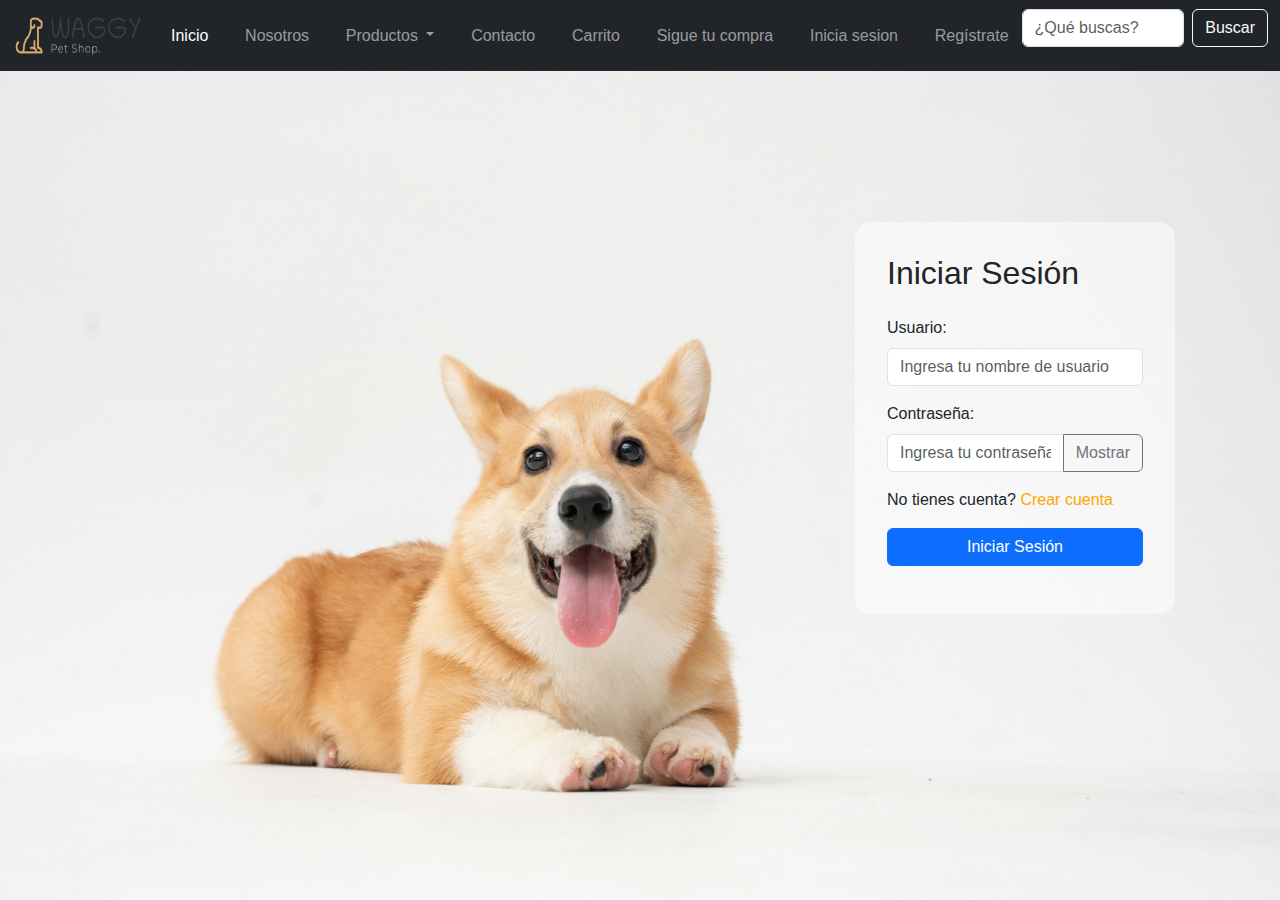
<file: inicioSesion.html>
<<<<<<< HEAD
<!DOCTYPE html>
<html lang="en">
<head>
    <meta charset="UTF-8">
    <meta name="viewport" content="width=device-width, initial-scale=1.0">
    <title>Inicio</title>
    <link type="text/css" rel="stylesheet" href="config.css">
    <link href="https://cdn.jsdelivr.net/npm/bootstrap@5.3.3/dist/css/bootstrap.min.css" rel="stylesheet" integrity="sha384-QWTKZyjpPEjISv5WaRU9OFeRpok6YctnYmDr5pNlyT2bRjXh0JMhjY6hW+ALEwIH" crossorigin="anonymous">
    <script src="https://code.jquery.com/jquery-3.6.0.min.js"></script>
    <script src="https://cdn.jsdelivr.net/npm/bootstrap@5.3.3/dist/js/bootstrap.bundle.min.js" integrity="sha384-YvpcrYf0tY3lHB60NNkmXc5s9fDVZLESaAA55NDzOxhy9GkcIdslK1eN7N6jIeHz" crossorigin="anonymous"></script>
    <script src="main.js"></script>
    <style>
        body {
            font-family: 'Trebuchet MS', 'Lucida Sans Unicode', 'Lucida Grande', 'Lucida Sans', Arial, sans-serif;
        }
    </style>
</head>
<body data-bs-theme="light" class="inises">
    <nav class="navbar navbar-expand-md navbar-dark fixed-top bg-dark">
        <div class="container-fluid">
          <a class="navbar-brand" href="index.html">
            <img src="IMG/logo.png" alt="Logo" width="40" height="32" class="ico-logo"> <!-- Aumentado el tamaño de la imagen -->
          </a>
          <button class="navbar-toggler" type="button" data-bs-toggle="collapse" data-bs-target="#navbarScroll" aria-controls="navbarScroll" aria-expanded="false" aria-label="Toggle navigation">
            <span class="navbar-toggler-icon"></span>
          </button>
          <div class="collapse navbar-collapse" id="navbarScroll">
            <ul class="navbar-nav me-auto my-2 my-lg-0 navbar-nav-scroll w-100 d-flex justify-content-between">
              <li class="nav-item">
                <a class="nav-link active" aria-current="page" href="index.html">Inicio</a>
              </li>
              <li class="nav-item">
                <a class="nav-link" href="Nosotros.html">Nosotros</a>
              </li>
              <li class="nav-item dropdown">
                <a class="nav-link dropdown-toggle" href="#" role="button" data-bs-toggle="dropdown" aria-expanded="false">
                  Productos
                </a>
                <ul class="dropdown-menu">
                  <li><a class="dropdown-item" href="perros.html">Comida para perros</a></li>
                  <li><a class="dropdown-item" href="gatos.html">Comida para gatos</a></li>
                  <li><hr class="dropdown-divider"></li>
                  <li><a class="dropdown-item" href="otros.html">Otros productos</a></li>
                </ul>
              </li>
              <li class="nav-item">
                <a class="nav-link" href="Contacto.html">Contacto</a>
              </li>
              <li class="nav-item">
                <a class="nav-link" href="carrito.html">Carrito</a>
              </li>
              <li class="nav-item">
                <a class="nav-link" href="seguimiento.html">Sigue tu compra</a>
              </li>
              <li class="nav-item">
                <a class="nav-link margen" href="inicioSesion.html">Inicia sesion</a>
              </li>
              <li class="nav-item">
                <a class="nav-link" href="register.html">Regístrate</a>
              </li>
            </ul>
            <form class="d-flex" role="search">
              <input class="form-control me-2" type="search" placeholder="¿Qué buscas?" aria-label="Search">
              <button class="btn btn-outline-light" type="submit">Buscar</button>
            </form>
          </div>
        </div>
    </nav>

<main class="form-container_login">
    <div class="form-card_login">
        <h2 class="mb-4">Iniciar Sesión</h2>
        <form>
          <div class="mb-3">
              <label for="itNombre" class="form-label">Usuario:</label>
              <input type="text" id="itNombre" class="form-control" placeholder="Ingresa tu nombre de usuario" name="username">
              <div id="mensaje1" class="errores">Es necesario el nombre</div>
          </div>
          <div class="mb-3">
              <label for="password" class="form-label">Contraseña:</label>            
              <div class="input-group">
                  <input type="password" class="form-control" placeholder="Ingresa tu contraseña" id="password" name="password">
                  <button class="btn btn-outline-secondary" type="button" id="botonPassword">
                      <span id="mostrarIcono">Mostrar</span>
                  </button>
              </div>
              <div id="mensaje2" class="errores">Es necesario la contraseña</div>
          </div>
          <div class="signup_link">
              No tienes cuenta? <a href="register.html" style="  color: orange; text-decoration: none;">Crear cuenta</a>
          </div>
          <button type="submit" id="bEnviar" class="btn btn-primary w-100 mt-3">Iniciar Sesión</button>
      </form>
    </div>
</main>


<script>
/* Script de JQUERY*/
$(document).ready(function() {
    $("#bEnviar").click(function(e){
        e.preventDefault();
        var nombre = $("#itNombre").val();
        var contra = $("#password").val();
        var valid = true;
        if(nombre === ""){
            $("#mensaje1").fadeIn();
            valid = false;
        } else {
            $("#mensaje1").fadeOut();
        }
        if(contra === ""){
            $("#mensaje2").fadeIn();
            valid = false;
        } else {
            $("#mensaje2").fadeOut();
        }
        if(valid) {
            alert('Sesion Iniciada.');
        }
    });
});
</script>
</body>
</html>
</file>
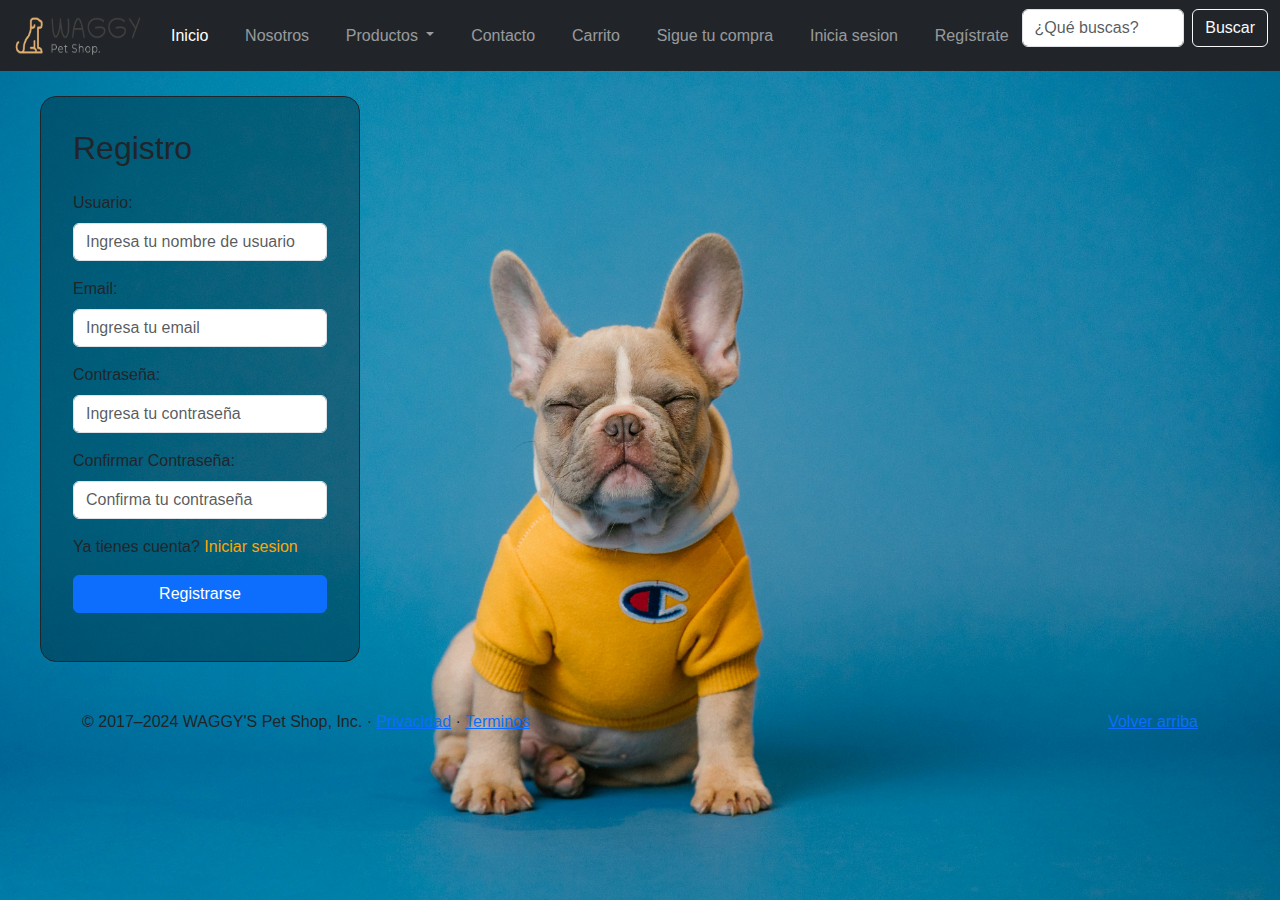
<file: register.html>
<<<<<<< HEAD

<!DOCTYPE html>
<html lang="en">
<head>
    <meta charset="UTF-8">
    <meta name="viewport" content="width=device-width, initial-scale=1.0">
    <title>Registro</title>
    <link type="text/css" rel="stylesheet" href="config.css">
    <link href="https://cdn.jsdelivr.net/npm/bootstrap@5.3.3/dist/css/bootstrap.min.css" rel="stylesheet" integrity="sha384-QWTKZyjpPEjISv5WaRU9OFeRpok6YctnYmDr5pNlyT2bRjXh0JMhjY6hW+ALEwIH" crossorigin="anonymous">
    <script src="https://code.jquery.com/jquery-3.6.0.min.js"></script>
    <script src="https://cdn.jsdelivr.net/npm/bootstrap@5.3.3/dist/js/bootstrap.bundle.min.js" integrity="sha384-YvpcrYf0tY3lHB60NNkmXc5s9fDVZLESaAA55NDzOxhy9GkcIdslK1eN7N6jIeHz" crossorigin="anonymous"></script>
    <style>
        body {
            font-family: 'Trebuchet MS', 'Lucida Sans Unicode', 'Lucida Grande', 'Lucida Sans', Arial, sans-serif;
        }
        .errores {
            display: none;
            color: rgb(255, 255, 255);
        }
    </style>
</head>
<body data-bs-theme="light" class="registerr">
    <nav class="navbar navbar-expand-md navbar-dark fixed-top bg-dark">
        <div class="container-fluid">
          <a class="navbar-brand" href="index.html">
            <img src="IMG/logo.png" alt="Logo" width="40" height="32" class="ico-logo"> <!-- Aumentado el tamaño de la imagen -->
          </a>
          <button class="navbar-toggler" type="button" data-bs-toggle="collapse" data-bs-target="#navbarScroll" aria-controls="navbarScroll" aria-expanded="false" aria-label="Toggle navigation">
            <span class="navbar-toggler-icon"></span>
          </button>
          <div class="collapse navbar-collapse" id="navbarScroll">
            <ul class="navbar-nav me-auto my-2 my-lg-0 navbar-nav-scroll w-100 d-flex justify-content-between">
              <li class="nav-item">
                <a class="nav-link active" aria-current="page" href="index.html">Inicio</a>
              </li>
              <li class="nav-item">
                <a class="nav-link" href="Nosotros.html">Nosotros</a>
              </li>
              <li class="nav-item dropdown">
                <a class="nav-link dropdown-toggle" href="#" role="button" data-bs-toggle="dropdown" aria-expanded="false">
                  Productos
                </a>
                <ul class="dropdown-menu">
                  <li><a class="dropdown-item" href="perros.html">Comida para perros</a></li>
                  <li><a class="dropdown-item" href="gatos.html">Comida para gatos</a></li>
                  <li><hr class="dropdown-divider"></li>
                  <li><a class="dropdown-item" href="otros.html">Otros productos</a></li>
                </ul>
              </li>
              <li class="nav-item">
                <a class="nav-link" href="Contacto.html">Contacto</a>
              </li>
              <li class="nav-item">
                <a class="nav-link" href="carrito.html">Carrito</a>
              </li>
              <li class="nav-item">
                <a class="nav-link" href="seguimiento.html">Sigue tu compra</a>
              </li>
              <li class="nav-item">
                <a class="nav-link margen" href="inicioSesion.html">Inicia sesion</a>
              </li>
              <li class="nav-item">
                <a class="nav-link" href="register.html">Regístrate</a>
              </li>
            </ul>
            <form class="d-flex" role="search">
              <input class="form-control me-2" type="search" placeholder="¿Qué buscas?" aria-label="Search">
              <button class="btn btn-outline-light" type="submit">Buscar</button>
            </form>
          </div>
        </div>
    </nav>

<br>
<br>
<main class="form-container_register">
    <div class="form-card_register">
        <h2 class="mb-4">Registro</h2>
        <form>
            <div class="mb-3">
                <label for="username" class="form-label">Usuario:</label>
                <input type="text" id="username" class="form-control" placeholder="Ingresa tu nombre de usuario" name="username">
                <div id="mensaje1" class="errores">Es necesario el nombre de usuario</div>
            </div>
            <div class="mb-3">
                <label for="email" class="form-label">Email:</label>
                <input type="email" id="email" class="form-control" placeholder="Ingresa tu email" name="email">
                <div id="mensaje2" class="errores">Es necesario el email</div>
            </div>
            <div class="mb-3">
                <label for="password" class="form-label">Contraseña:</label>
                <input type="password" id="password" class="form-control" placeholder="Ingresa tu contraseña" name="password">
                <div id="mensaje3" class="errores">Es necesario la contraseña</div>
            </div>
            <div class="mb-3">
                <label for="confirmPassword" class="form-label">Confirmar Contraseña:</label>
                <input type="password" id="confirmPassword" class="form-control" placeholder="Confirma tu contraseña" name="confirmPassword">
                <div id="mensaje4" class="errores">Las contraseñas no coinciden</div>
            </div>
            <div class="signup_link">
                Ya tienes cuenta? <a href="inicioSesion.html" style="color: orange; text-decoration: none;">Iniciar sesion</a>
            </div>
            <button type="submit" id="bEnviar" class="btn btn-primary w-100 mt-3">Registrarse</button>
        </form>
    </div>
</main>

<!-- FOOTER -->
<footer class="container mt-5">
    <p class="float-end"><a href="#">Volver arriba</a></p>
    <p>&copy; 2017–2024 WAGGY'S Pet Shop, Inc. &middot; <a href="#">Privacidad</a> &middot; <a href="#">Terminos</a></p>
</footer>

<script>
/* Script de JQUERY */
$(document).ready(function() {
    $("#bEnviar").click(function(e){
        e.preventDefault();
        var nombre = $("#username").val();
        var email = $("#email").val();
        var password = $("#password").val();
        var confirmarPassword = $("#confirmPassword").val();

        var valid = true;

        if(nombre === ""){
            $("#mensaje1").fadeIn();
            valid = false;
        } else {
            $("#mensaje1").fadeOut();
        }

        if(email === ""){
            $("#mensaje2").fadeIn();
            valid = false;
        } else {
            $("#mensaje2").fadeOut();
        }

        if(password === ""){
            $("#mensaje3").fadeIn();
            valid = false;
        } else {
            $("#mensaje3").fadeOut();
        }
        /* CONFIRMAR CONTRASEÑA*/
        if(confirmarPassword === "" || password !== confirmarPassword){
            $("#mensaje4").fadeIn();
            valid = false;
        } else {
            $("#mensaje4").fadeOut();
        }

        if(valid) {
            alert('Registrado correctamente.');
        }
    });
});
</script>
</body>
</html>
</file>
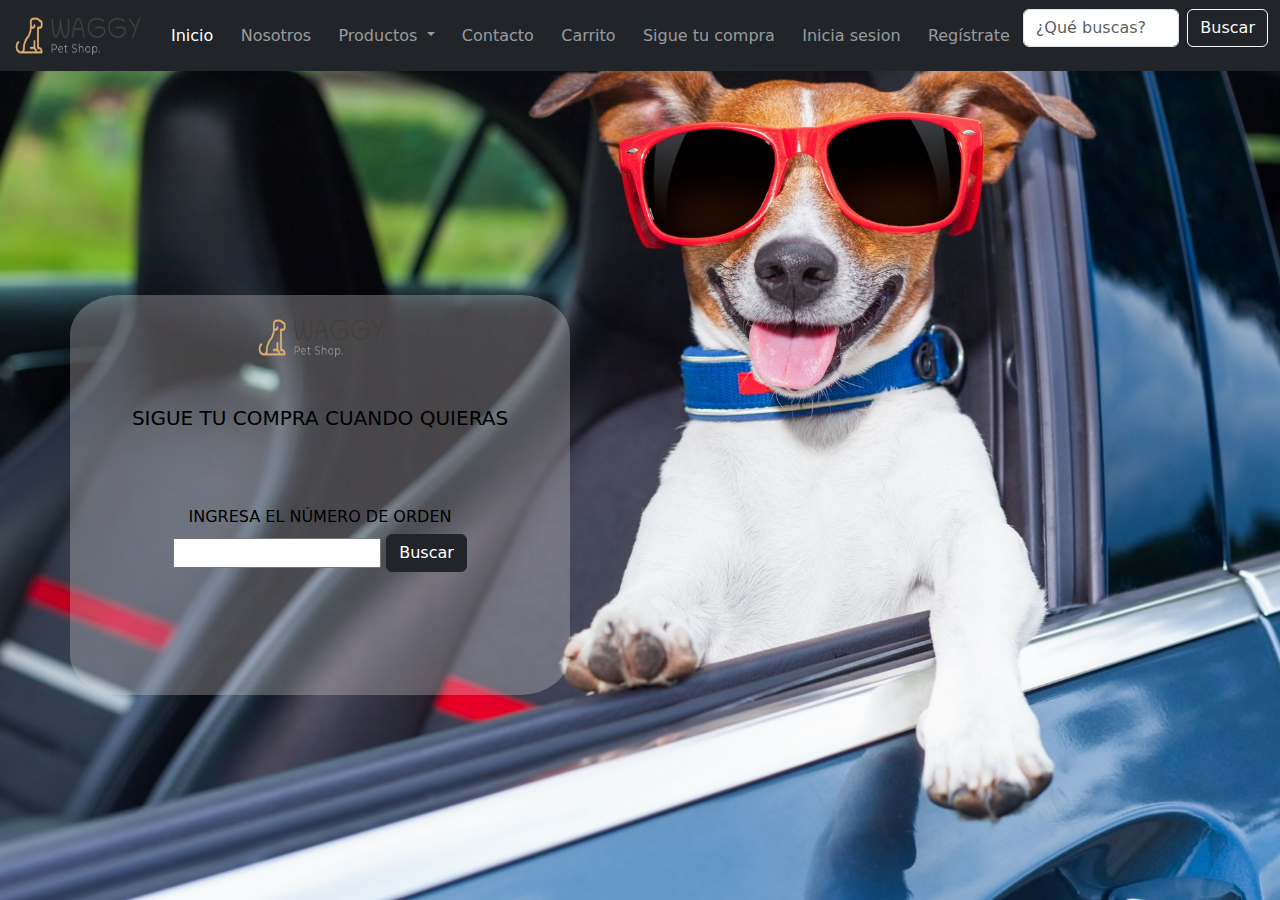
<file: seguimiento.html>
<<<<<<< HEAD
<!DOCTYPE html>
<html lang="en">
<head>
    <meta charset="UTF-8">
    <meta name="viewport" content="width=device-width, initial-scale=1.0">
    <title>Seguimiento</title>
    <link href="https://cdn.jsdelivr.net/npm/bootstrap@5.3.3/dist/css/bootstrap.min.css" rel="stylesheet" integrity="sha384-QWTKZyjpPEjISv5WaRU9OFeRpok6YctnYmDr5pNlyT2bRjXh0JMhjY6hW+ALEwIH" crossorigin="anonymous">
    <link type="text/css" rel="stylesheet" href="config.css">
    <script src="main.js"></script>
</head>
<body class="bodyseguimiento">
  <nav class="navbar navbar-expand-md navbar-dark fixed-top bg-dark">
    <div class="container-fluid">
      <a class="navbar-brand" href="index.html">
        <img src="IMG/logo.png" alt="Logo" width="40" height="32" class="ico-logo"> 
      </a>
      <button class="navbar-toggler" type="button" data-bs-toggle="collapse" data-bs-target="#navbarScroll" aria-controls="navbarScroll" aria-expanded="false" aria-label="Toggle navigation">
        <span class="navbar-toggler-icon"></span>
      </button>
      <div class="collapse navbar-collapse" id="navbarScroll">
        <ul class="navbar-nav me-auto my-2 my-lg-0 navbar-nav-scroll w-100 d-flex justify-content-between">
          <li class="nav-item">
            <a class="nav-link active" aria-current="page" href="index.html">Inicio</a>
          </li>
          <li class="nav-item">
            <a class="nav-link" href="Nosotros.html">Nosotros</a>
          </li>
          <li class="nav-item dropdown">
            <a class="nav-link dropdown-toggle" href="#" role="button" data-bs-toggle="dropdown" aria-expanded="false">
              Productos
            </a>
            <ul class="dropdown-menu">
              <li><a class="dropdown-item" href="perros.html">Comida para perros</a></li>
              <li><a class="dropdown-item" href="gatos.html">Comida para gatos</a></li>
              <li><hr class="dropdown-divider"></li>
              <li><a class="dropdown-item" href="otros.html">Otros productos</a></li>
            </ul>
          </li>
          <li class="nav-item">
            <a class="nav-link" href="Contacto.html">Contacto</a>
          </li>
          <li class="nav-item">
            <a class="nav-link" href="carrito.html">Carrito</a>
          </li>
          <li class="nav-item">
            <a class="nav-link" href="seguimiento.html">Sigue tu compra</a>
          </li>
          <li class="nav-item">
            <a class="nav-link margen" href="inicioSesion.html">Inicia sesion</a>
          </li>
          <li class="nav-item">
            <a class="nav-link" href="register.html">Regístrate</a>
          </li>
        </ul>
        <form class="d-flex" role="search">
          <input class="form-control me-2" type="search" placeholder="¿Qué buscas?" aria-label="Search">
          <button class="btn btn-outline-light" type="submit">Buscar</button>
        </form>
      </div>
    </div>
  </nav>

    <div class="container-segui">
        <img src="IMG/logo.png" alt="Logo" width="30" height="24" class="ico-logo" >
        <h5 style="padding-top: 10%; color: rgb(0, 0, 0);">
            SIGUE TU COMPRA CUANDO QUIERAS
        </h5>
        <h6 style="color: black; padding-top: 15%;">
            INGRESA EL NÚMERO DE ORDEN
        </h6>
        <input class="inputsegui" type="text">
        <button class="btn btn-dark" id="btnBuscar" type="button">Buscar</button>
    </div>

    <!--FUNCION VALIDAR NUMERO DE SEGUIMIENTO-->
    <script>
      function validarNumeroOrden() {
        const numeroOrden = document.querySelector('.inputsegui').value;
        const formatoValido = /^[0-9]{10}$/;
        if (formatoValido.test(numeroOrden)) {
          alert("Número de orden válido. Procediendo con la búsqueda...");
        } else {
          alert("Número de orden inválido. Por favor, ingrese un número de orden de 10 dígitos.");
        }
      }

      document.getElementById('btnBuscar').addEventListener('click', function(event) {
        event.preventDefault();

        validarNumeroOrden();
      });
    </script>
    
    <script src="https://cdn.jsdelivr.net/npm/@popperjs/core@2.11.8/dist/umd/popper.min.js" integrity="sha384-I7E8VVD/ismYTF4hNIPjVp/Zjvgyol6VFvRkX/vR+Vc4jQkC+hVqc2pM8ODewa9r" crossorigin="anonymous"></script>
    <script src="https://cdn.jsdelivr.net/npm/bootstrap@5.3.3/dist/js/bootstrap.min.js" integrity="sha384-0pUGZvbkm6XF6gxjEnlmuGrJXVbNuzT9qBBavbLwCsOGabYfZo0T0to5eqruptLy" crossorigin="anonymous"></script>
</body>
</html>
</file>
<file: config.css>
/* inicio sign in */

  html,
  body {
    height: 100%;
  }
  
  .form-signin {
    max-width: 330px;
    padding: 1rem;
  }
  
  .form-signin .form-floating:focus-within {
    z-index: 2;
  }
  
  .form-signin input[type="email"] {
    margin-bottom: -1px;
    border-bottom-right-radius: 0;
    border-bottom-left-radius: 0;
  }
  
  .form-signin input[type="password"] {
    margin-bottom: 10px;
    border-top-left-radius: 0;
    border-top-right-radius: 0;
  }
  
 /* fin de sign in */

  /* container validacion carrito*/

  .container {
    max-width: 960px;
  }



body {
    padding-top: 3rem;
    padding-bottom: 3rem;
    color: rgb(var(--bs-tertiary-color-rgb));
  }

  /* Customizar Carrousel */
  
  /* Carousel base*/
  .carousel {
    margin-bottom: 4rem;
  }

  .carousel-caption {
    bottom: 3rem;
    z-index: 10;
  }
  
  /* Altura imagen*/
  .carousel-item {
    height: 32rem;
  }
  
  
  /* MARKETING */
  
  /* Centrar el texto*/
  .marketing .col-lg-4 {
    margin-bottom: 1.5rem;
    text-align: center;
  }
  /* Margenes */
  .marketing .col-lg-4 p {
    margin-right: .75rem;
    margin-left: .75rem;
  }
  
  /* Featurettes*/
  
  .featurette-divider {
    margin: 5rem 0; 
  }
  

  .featurette-heading {
    letter-spacing: -.05rem;
  }
  

  /* Carrousel CSS*/
  
  @media (min-width: 40em) {
    .carousel-caption p {
      margin-bottom: 1.25rem;
      font-size: 1.25rem;
      line-height: 1.4;
    }
  
    .featurette-heading {
      font-size: 50px;
    }
  }
  
  @media (min-width: 62em) {
    .featurette-heading {
      margin-top: 7rem;
    }
  }
  

  .custom1-background {
    background-image: url('https://cdn.computerhoy.com/sites/navi.axelspringer.es/public/media/image/2019/02/tienda-animales.jpg?tf=1200x');
    background-size: cover;
    background-position: center; 
  }

  .custom-background {
    background-image: url('https://www.24horas.cl/24horas/site/artic/20230802/imag/foto_0000001320230802190919/pets-ga60cd5525_1280.jpg');
    background-size: cover; 
    background-position: center; 
  }


  .custom3-background {
    background-image: url('https://www.semana.com/resizer/62vPuBRi1c5z6hkwnikPI7rKVwg=/1280x720/smart/filters:format(jpg):quality(80)/cloudfront-us-east-1.images.arcpublishing.com/semana/W5NSTUXPANHAFO4X2HAJ7PI3VM.jpg');
    background-size: cover;
    background-position: center; 
  }

   /*CARD*/

  .card-container {
    display: flex;
    justify-content: space-around; 
    align-items: center; 
}
.card {
    width: 18rem; 
    margin: 10px; 
}

/*CARRITO*/
.bd-placeholder-img {
  font-size: 1.125rem;
  text-anchor: middle;
  -webkit-user-select: none;
  -moz-user-select: none;
  user-select: none;
}

.b-example-divider {
  width: 100%;
  height: 3rem;
  background-color: rgba(0, 0, 0, .1);
  border: solid rgba(0, 0, 0, .15);
  border-width: 1px 0;
  box-shadow: inset 0 .5em 1.5em rgba(0, 0, 0, .1), inset 0 .125em .5em rgba(0, 0, 0, .15);
}

.b-example-vr {
  flex-shrink: 0;
  width: 1.5rem;
  height: 100vh;
}

.bi {
  vertical-align: -.125em;
  fill: currentColor;
}

.nav-scroller {
  position: relative;
  z-index: 2;
  height: 2.75rem;
  overflow-y: hidden;
}

.nav-scroller .nav {
  display: flex;
  flex-wrap: nowrap;
  padding-bottom: 1rem;
  margin-top: -1px;
  overflow-x: auto;
  text-align: center;
  white-space: nowrap;
  -webkit-overflow-scrolling: touch;
}

.btn-bd-primary {
  --bd-violet-bg: #712cf9;
  --bd-violet-rgb: 112.520718, 44.062154, 249.437846;

  --bs-btn-font-weight: 600;
  --bs-btn-color: var(--bs-white);
  --bs-btn-bg: var(--bd-violet-bg);
  --bs-btn-border-color: var(--bd-violet-bg);
  --bs-btn-hover-color: var(--bs-white);
  --bs-btn-hover-bg: #6528e0;
  --bs-btn-hover-border-color: #6528e0;
  --bs-btn-focus-shadow-rgb: var(--bd-violet-rgb);
  --bs-btn-active-color: var(--bs-btn-hover-color);
  --bs-btn-active-bg: #5a23c8;
  --bs-btn-active-border-color: #5a23c8;
}

.bd-mode-toggle {
  z-index: 1500;
}

.bd-mode-toggle .dropdown-menu .active .bi {
  display: block !important;
}


.imgcat{
  width: 500px;
  height: 400px;

}

/*Mensajes de errores*/
.errores{
  -webkit-box-shadow: 0 0 10px rgba(0,0,0,0.3); 
  -moz-box-shadow: 0 0 10px rgba(0,0,0,0.3);
   -o-box-shadow: 0 0 10px rgba(0,0,0,0.3);
  background: rgb(218, 121, 121);
  box-shadow: 0 0 10px rgba(0,0,0,0.3);
  color:white;
  display: none; 
  font-size: 14px; 
  margin-top: -80px; 
  margin-left:·340px;
  padding: 10px;
  position:absolute;
}



/* NAVBAR ACA*/
.ico-logo {
  width: 130px; 
  height: 45px; 
}

.navbar-nav .nav-item {
  margin: 0 5px;
}

.navbar-nav {
  flex-grow: 1; 
}

@media (max-width: 768px) {
  .navbar-nav .nav-item {
    margin: 5px 0;
  }
  .navbar-nav-scroll {
    --bs-scroll-height: auto;
  }
}


/*ACA INICIO SESION*/
.inises{
  background-image: url(IMG/iniciosesion.jpg);
  background-position: center center;
  background-repeat: no-repeat;
  background-size: cover;

}

.form-container_login {
  display: flex;
  align-items: center;
  justify-content: center;
  min-height: 450px;
 

}

.form-card_login {
  margin-top: 150px;
  padding: 2rem;
  border: 0px solid ;
  border-radius: 1rem;
  background-color: #f1f1f1;
  width: 25%;
  background-color: rgba(255, 255, 255, 0.5);
  margin-left: 750px;
}

/*pie pagina*/
.container_mt-5{
margin-inline-end: auto;
}

/*CAMBIOS DIV FORM REGISTER*/
.form-container_register {
  display: flex;
  align-items: center;
  justify-content: center;
}

.form-card_register {
  padding: 2rem;
  border: 1px solid ;
  border-radius: 1rem;
  background-color: #f1f1f1;
  width: 25%;
  background-color: rgba(0, 0, 0, .3);
  margin-left: -880px;
}

.registerr{
  background-image: url(IMG/register.jpg);
  background-position: center center;
  background-repeat: no-repeat;
  background-size: cover;
}

/*ACA SEGUIMIENTO*/
.bodyseguimiento{
  background-image: url(IMG/seguimiento4.jpg);
  background-size: cover;
}

.container-segui{
  position: absolute; 
  top: 55%; 
  left: 25%; 
  transform: translate(-50%, -50%); 
  width: 500px; 
  height: 400px; 
  background-color: rgba(225, 220, 220, 0.3);
  border: 0px solid #282a35; 
  padding: 20px;
  border-radius: 10%;
  text-align: center;
}
</file>
